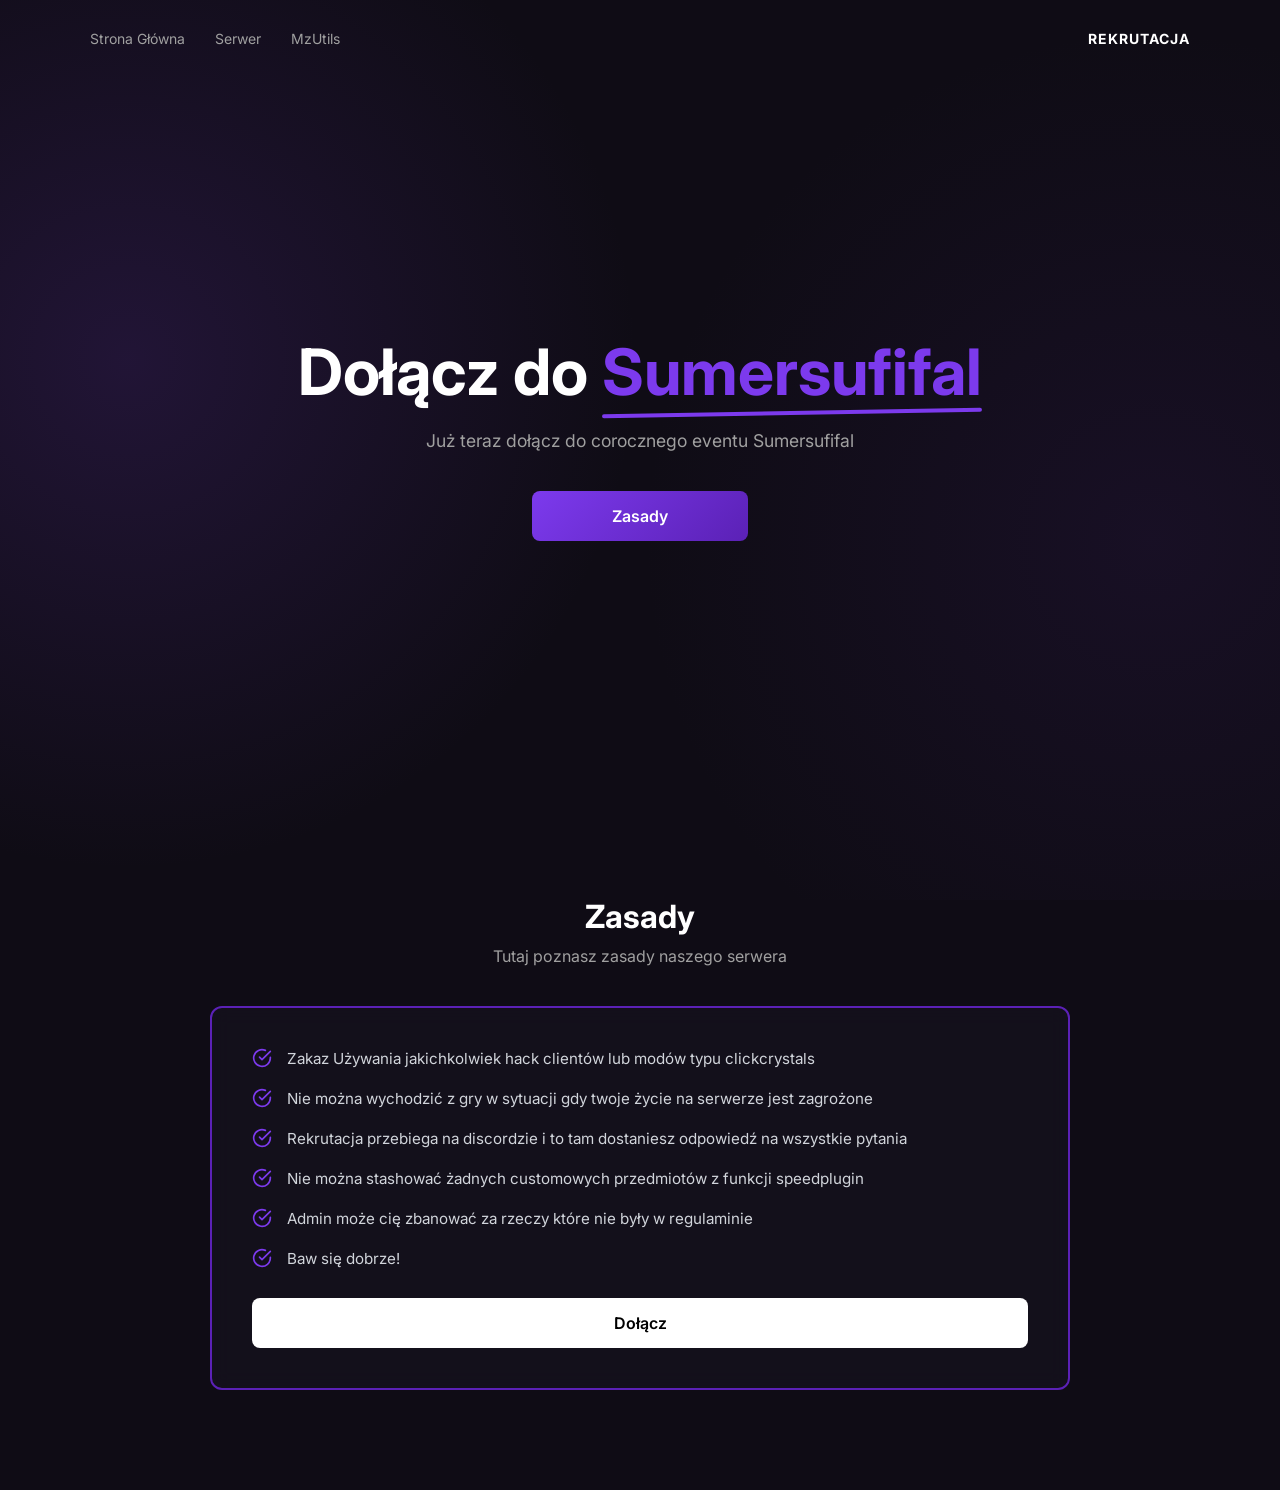
<file: index.html>
<!DOCTYPE html>
<html lang="pl">
<head>
    <meta charset="UTF-8">
    <meta name="viewport" content="width=device-width, initial-scale=1.0">
    <title>Sumersufifal</title>
    <style>
        /* Import a nice modern font */
        @import url('https://fonts.googleapis.com/css2?family=Inter:wght@400;600;700&display=swap');

        /* Basic Reset & Global Styles */
        * {
            margin: 0;
            padding: 0;
            box-sizing: border-box;
            font-family: 'Inter', sans-serif;
        }

        html {
            /* Enables smooth scrolling when clicking the Zasady button */
            scroll-behavior: smooth; 
        }

        body {
            background-color: #0f0c15;
            /* Creating the subtle purple glow effects in the background */
            background-image: 
                radial-gradient(circle at 10% 40%, rgba(76, 40, 130, 0.3) 0%, transparent 40%),
                radial-gradient(circle at 90% 60%, rgba(60, 30, 100, 0.2) 0%, transparent 40%);
            background-attachment: fixed;
            color: #ffffff;
            min-height: 100vh;
        }

        /* Navigation Bar */
        nav {
            display: flex;
            justify-content: space-between;
            align-items: center;
            padding: 30px 50px;
            max-width: 1200px;
            margin: 0 auto;
        }

        .nav-links {
            display: flex;
            gap: 30px;
        }

        .nav-links a {
            color: #a0a0a0;
            text-decoration: none;
            font-size: 14px;
            cursor: pointer;
            transition: color 0.3s ease;
        }

        .nav-links a:hover {
            color: #ffffff;
        }

        .recruit-btn {
            color: #ffffff;
            text-decoration: none;
            font-weight: 700;
            font-size: 14px;
            text-transform: uppercase;
            letter-spacing: 1px;
            cursor: pointer;
        }

        /* Hero Section (Image 1) */
        .hero {
            display: flex;
            flex-direction: column;
            align-items: center;
            justify-content: center;
            height: 80vh;
            text-align: center;
        }

        .hero h1 {
            font-size: 4rem;
            font-weight: 700;
            margin-bottom: 20px;
        }

        .hero h1 span {
            color: #7c3aed; /* Purple colour for the server name */
            position: relative;
        }

        /* Simulating the scribble under the title */
        .hero h1 span::after {
            content: '';
            position: absolute;
            bottom: -5px;
            left: 0;
            width: 100%;
            height: 4px;
            background-color: #7c3aed;
            border-radius: 2px;
            transform: rotate(-1deg);
        }

        .hero p {
            color: #a0a0a0;
            font-size: 1.1rem;
            margin-bottom: 40px;
        }

        .btn-purple {
            background: linear-gradient(135deg, #7c3aed, #5b21b6);
            color: white;
            border: none;
            padding: 15px 80px;
            border-radius: 8px;
            font-size: 1rem;
            font-weight: 600;
            cursor: pointer;
            text-decoration: none;
            transition: opacity 0.3s;
        }

        .btn-purple:hover {
            opacity: 0.9;
        }

        /* Rules Section (Image 2) */
        .rules-section {
            padding: 100px 20px;
            display: flex;
            flex-direction: column;
            align-items: center;
            max-width: 900px;
            margin: 0 auto;
        }

        .rules-section h2 {
            font-size: 2rem;
            margin-bottom: 10px;
        }

        .rules-section p {
            color: #a0a0a0;
            margin-bottom: 40px;
        }

        .rules-box {
            background-color: rgba(25, 20, 35, 0.5);
            border: 2px solid #5b21b6;
            border-radius: 12px;
            padding: 40px;
            width: 100%;
            backdrop-filter: blur(10px);
        }

        .rule-item {
            display: flex;
            align-items: center;
            gap: 15px;
            margin-bottom: 20px;
            color: #d1d5db;
            font-size: 0.95rem;
        }

        .rule-item svg {
            width: 20px;
            height: 20px;
            flex-shrink: 0;
            color: #7c3aed;
        }

        .btn-white {
            display: block;
            width: 100%;
            background-color: white;
            color: black;
            text-align: center;
            padding: 15px;
            border-radius: 8px;
            text-decoration: none;
            font-weight: 600;
            margin-top: 30px;
            transition: background-color 0.3s;
        }

        .btn-white:hover {
            background-color: #e5e5e5;
        }
        
        /* Small notification style for when IP is copied */
        #copy-notification {
            position: fixed;
            bottom: 20px;
            right: 20px;
            background-color: #7c3aed;
            color: white;
            padding: 10px 20px;
            border-radius: 5px;
            opacity: 0;
            transition: opacity 0.3s;
            pointer-events: none;
        }
    </style>
</head>
<body id="home">

    <nav>
        <div class="nav-links">
            <a href="#home">Strona Główna</a>
            <a onclick="copyIP()">Serwer</a>
            <a href="https://mzutils.maphash.pl" target="_blank">MzUtils</a>
        </div>
        <a href="https://discord.gg/V36vuqGcDz" target="_blank" class="recruit-btn">REKRUTACJA</a>
    </nav>

    <section class="hero">
        <h1>Dołącz do <span>Sumersufifal</span></h1>
        <p>Już teraz dołącz do corocznego eventu Sumersufifal</p>
        <a href="#zasady" class="btn-purple">Zasady</a>
    </section>

    <section id="zasady" class="rules-section">
        <h2>Zasady</h2>
        <p>Tutaj poznasz zasady naszego serwera</p>
        
        <div class="rules-box">
            <div class="rule-item">
                <svg viewBox="0 0 24 24" fill="none" stroke="currentColor" stroke-width="2" stroke-linecap="round" stroke-linejoin="round"><path d="M22 11.08V12a10 10 0 1 1-5.93-9.14"></path><polyline points="22 4 12 14.01 9 11.01"></polyline></svg>
                <span>Zakaz Używania jakichkolwiek hack clientów lub modów typu clickcrystals</span>
            </div>
            <div class="rule-item">
                <svg viewBox="0 0 24 24" fill="none" stroke="currentColor" stroke-width="2" stroke-linecap="round" stroke-linejoin="round"><path d="M22 11.08V12a10 10 0 1 1-5.93-9.14"></path><polyline points="22 4 12 14.01 9 11.01"></polyline></svg>
                <span>Nie można wychodzić z gry w sytuacji gdy twoje życie na serwerze jest zagrożone</span>
            </div>
            <div class="rule-item">
                <svg viewBox="0 0 24 24" fill="none" stroke="currentColor" stroke-width="2" stroke-linecap="round" stroke-linejoin="round"><path d="M22 11.08V12a10 10 0 1 1-5.93-9.14"></path><polyline points="22 4 12 14.01 9 11.01"></polyline></svg>
                <span>Rekrutacja przebiega na discordzie i to tam dostaniesz odpowiedź na wszystkie pytania</span>
            </div>
            <div class="rule-item">
                <svg viewBox="0 0 24 24" fill="none" stroke="currentColor" stroke-width="2" stroke-linecap="round" stroke-linejoin="round"><path d="M22 11.08V12a10 10 0 1 1-5.93-9.14"></path><polyline points="22 4 12 14.01 9 11.01"></polyline></svg>
                <span>Nie można stashować żadnych customowych przedmiotów z funkcji speedplugin</span>
            </div>
            <div class="rule-item">
                <svg viewBox="0 0 24 24" fill="none" stroke="currentColor" stroke-width="2" stroke-linecap="round" stroke-linejoin="round"><path d="M22 11.08V12a10 10 0 1 1-5.93-9.14"></path><polyline points="22 4 12 14.01 9 11.01"></polyline></svg>
                <span>Admin może cię zbanować za rzeczy które nie były w regulaminie</span>
            </div>
            <div class="rule-item">
                <svg viewBox="0 0 24 24" fill="none" stroke="currentColor" stroke-width="2" stroke-linecap="round" stroke-linejoin="round"><path d="M22 11.08V12a10 10 0 1 1-5.93-9.14"></path><polyline points="22 4 12 14.01 9 11.01"></polyline></svg>
                <span>Baw się dobrze!</span>
            </div>

            <a href="https://discord.gg/V36vuqGcDz" target="_blank" class="btn-white">Dołącz</a>
        </div>
    </section>

    <div id="copy-notification">Skopiowano IP serwera: sumersufifal.pl</div>

    <script>
        function copyIP() {
            // The text to be copied
            const ip = "sumersufifal.pl";
            
            // Copy to clipboard
            navigator.clipboard.writeText(ip).then(() => {
                // Show the notification
                const notification = document.getElementById("copy-notification");
                notification.style.opacity = "1";
                
                // Hide it again after 3 seconds
                setTimeout(() => {
                    notification.style.opacity = "0";
                }, 3000);
            }).catch(err => {
                console.error('Failed to copy: ', err);
                alert("Nie udało się skopiować IP. Wpisz ręcznie: sumersufifal.pl");
            });
        }
    </script>
</body>
</html>
</file>
